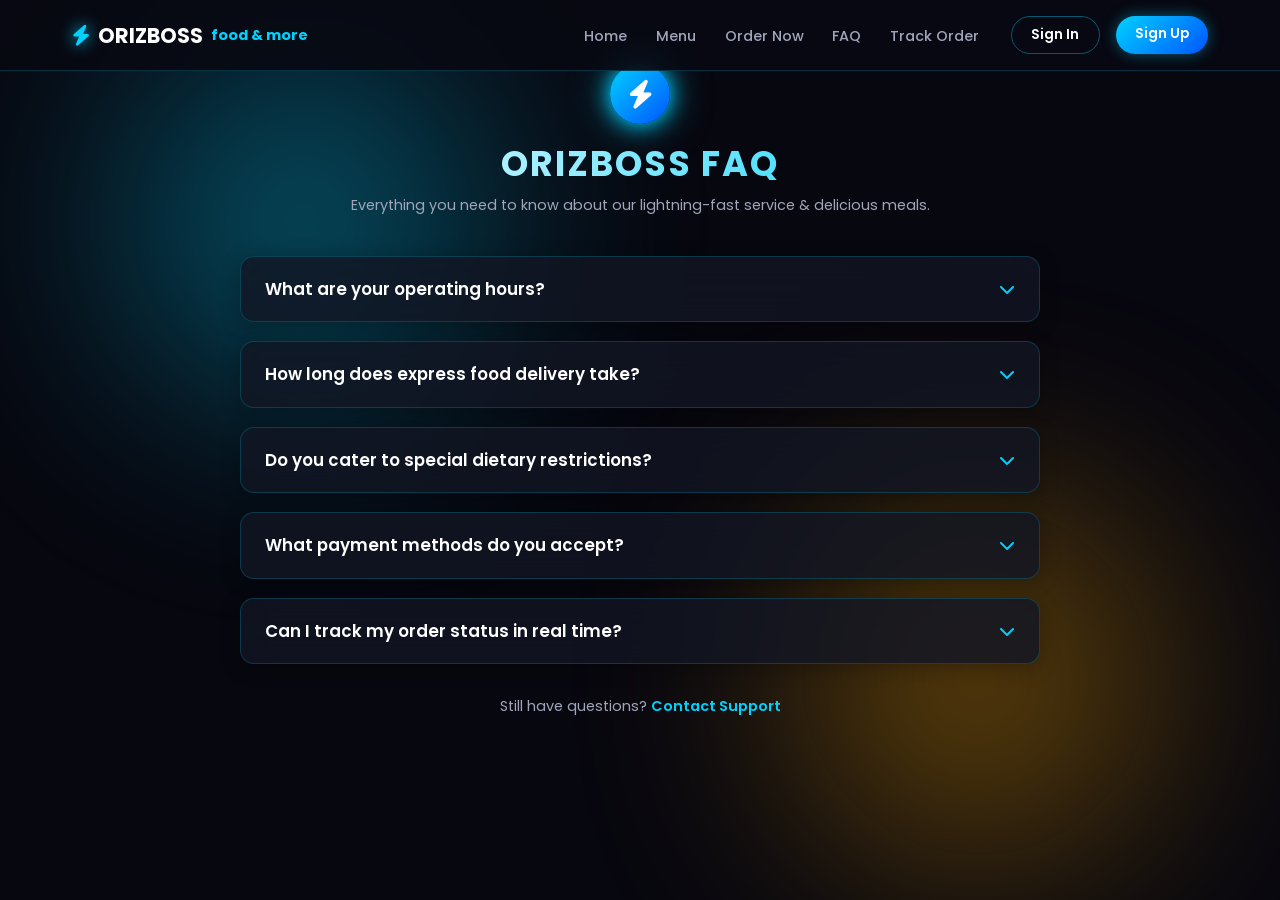
<file: faq.html>
<!DOCTYPE html>
<html lang="en">
<head>
    <meta charset="UTF-8">
    <meta name="viewport" content="width=device-width, initial-scale=1.0">
    <title>ORIZBOSS - Frequently Asked Questions</title>
    <!-- Google Fonts & FontAwesome Icons -->
    <link href="https://fonts.googleapis.com/css2?family=Poppins:wght@300;400;500;600;700&display=swap" rel="stylesheet">
    <link rel="stylesheet" href="https://cdnjs.cloudflare.com/ajax/libs/font-awesome/6.4.0/css/all.min.css">
    <link rel="stylesheet" href="faq.css">
    <style>

    </style>
</head>
<body>
    
    <!-- Global Navigation Bar -->
<!-- Global Navigation Bar with Hamburger Menu -->
<header class="global-header">
    <nav class="global-navbar">
        <a href="index.html" class="global-logo">
            <i class="fa-solid fa-bolt logo-bolt"></i>
            ORIZBOSS <span>food & more</span>
        </a>

        <!-- Hamburger Icon Button -->
        <button class="hamburger-btn" id="hamburgerBtn" aria-label="Toggle navigation menu">
            <span class="bar"></span>
            <span class="bar"></span>
            <span class="bar"></span>
        </button>

        <!-- Navigation Menu Container -->
        <div class="nav-menu" id="navMenu">
            <ul class="global-nav-links">
                <li><a href="index.html#home">Home</a></li>
                <li><a href="index.html#menu">Menu</a></li>
                <li><a href="index.html#order">Order Now</a></li>
                <li><a href="faq.html">FAQ</a></li>
                <li><a href="#" id="trackOrderBtn">Track Order</a></li>
            </ul>
            <div class="nav-auth-btns">
                <a href="signin.html" class="nav-btn btn-login">Sign In</a>
                <a href="signup.html" class="nav-btn btn-signup">Sign Up</a>
            </div>
        </div>
    </nav>
</header>

<script>
// Hamburger Menu Toggle Logic
const hamburgerBtn = document.getElementById('hamburgerBtn');
const navMenu = document.getElementById('navMenu');
const navLinks = document.querySelectorAll('.global-nav-links a');

if (hamburgerBtn && navMenu) {
    // Toggle menu open/close on click
    hamburgerBtn.addEventListener('click', () => {
        hamburgerBtn.classList.toggle('active');
        navMenu.classList.toggle('active');
    });

    // Close menu when a navigation link is clicked
    navLinks.forEach(link => {
        link.addEventListener('click', () => {
            hamburgerBtn.classList.remove('active');
            navMenu.classList.remove('active');
        });
    });
}
</script>


<!-- Live Order Tracking Modal -->
<div id="trackingModal" class="modal-overlay">
    <div class="modal-content">
        <span class="close-modal">&times;</span>
        <div class="modal-header">
            <i class="fa-solid fa-bolt-lightning modal-icon"></i>
            <h3>Live Order Tracker</h3>
            <p>Enter your order ID to view real-time status</p>
        </div>
        <div class="tracking-input-group">
            <input type="text" id="orderIdInput" placeholder="Enter Order ID (e.g. #ORIZ-9823)">
            <button id="searchOrderBtn">Track</button>
        </div>
        
        <div id="trackingStatus" class="tracking-status-container hidden">
            <div class="status-step active">
                <i class="fa-solid fa-check"></i>
                <div class="step-text">
                    <strong>Order Confirmed</strong>
                    <span>Kitchen preparing your dish</span>
                </div>
            </div>
            <div class="status-step active">
                <i class="fa-solid fa-fire"></i>
                <div class="step-text">
                    <strong>Cooking</strong>
                    <span>Master chefs on it</span>
                </div>
            </div>
            <div class="status-step active pulse">
                <i class="fa-solid fa-motorcycle"></i>
                <div class="step-text">
                    <strong>Out for Express Delivery</strong>
                    <span>ETA: ~12 mins</span>
                </div>
            </div>
            <div class="status-step">
                <i class="fa-solid fa-house"></i>
                <div class="step-text">
                    <strong>Delivered</strong>
                    <span>Enjoy your meal!</span>
                </div>
            </div>
        </div>
    </div>
</div>


    <!-- Background Lightning Canvas -->
    <canvas id="lightningCanvas"></canvas>

    <!-- Glowing Background Ambient Orbs -->
    <div class="glow-orb orb-1"></div>
    <div class="glow-orb orb-2"></div>

    <div class="faq-container">
        <!-- Brand Badge -->
        <div class="brand-header">
            <div class="lightning-icon">
                <i class="fa-solid fa-bolt"></i>
            </div>
            <h1>ORIZBOSS FAQ</h1>
            <p>Everything you need to know about our lightning-fast service & delicious meals.</p>
        </div>

        <!-- FAQ Items -->
        <div class="faq-item">
            <div class="faq-question">
                <span>What are your operating hours?</span>
                <i class="fa-solid fa-chevron-down"></i>
            </div>
            <div class="faq-answer">
                We are open daily from 10:00 AM to 11:00 PM. Express delivery orders can be placed up to 10:30 PM.
            </div>
        </div>

        <div class="faq-item">
            <div class="faq-question">
                <span>How long does express food delivery take?</span>
                <i class="fa-solid fa-chevron-down"></i>
            </div>
            <div class="faq-answer">
                We prioritize speed! Most local orders arrive within 25 to 40 minutes after order placement, served hot and fresh.
            </div>
        </div>

        <div class="faq-item">
            <div class="faq-question">
                <span>Do you cater to special dietary restrictions?</span>
                <i class="fa-solid fa-chevron-down"></i>
            </div>
            <div class="faq-answer">
                Yes! We offer vegetarian, gluten-free, and vegan-friendly meal choices. Simply add special instructions in your checkout form.
            </div>
        </div>

        <div class="faq-item">
            <div class="faq-question">
                <span>What payment methods do you accept?</span>
                <i class="fa-solid fa-chevron-down"></i>
            </div>
            <div class="faq-answer">
                We accept major Credit/Debit Cards (Visa, Mastercard, Amex), Apple Pay, Google Pay, and Cash on Delivery for valid addresses.
            </div>
        </div>

        <div class="faq-item">
            <div class="faq-question">
                <span>Can I track my order status in real time?</span>
                <i class="fa-solid fa-chevron-down"></i>
            </div>
            <div class="faq-answer">
                Absolutely. Once signed into your ORIZBOSS account, you can track live updates on kitchen preparation and driver location right from your dashboard.
            </div>
        </div>

        <div class="support-contact">
            <p>Still have questions? <a href="#">Contact Support</a></p>
        </div>
    </div>

    <!-- Scripts -->
    <script>
        // Interactive Accordion Functionality
        const faqItems = document.querySelectorAll('.faq-item');

        faqItems.forEach(item => {
            const question = item.querySelector('.faq-question');
            question.addEventListener('click', () => {
                const isOpen = item.classList.contains('active');

                // Close all other active items
                faqItems.forEach(el => el.classList.remove('active'));

                // Toggle current item
                if (!isOpen) {
                    item.classList.add('active');
                }
            });
        });

        // Interactive Lightning Canvas Script
        const canvas = document.getElementById('lightningCanvas');
        const ctx = canvas.getContext('2d');
        let width, height;

        function resizeCanvas() {
            width = canvas.width = window.innerWidth;
            height = canvas.height = window.innerHeight;
        }

        window.addEventListener('resize', resizeCanvas);
        resizeCanvas();

        class Lightning {
            constructor(x, y) {
                this.x = x;
                this.y = y;
                this.path = [{ x: this.x, y: this.y }];
                this.maxSegments = 20;
                this.segmentLength = Math.random() * 20 + 15;
                this.alpha = 1;
                this.generate();
            }

            generate() {
                let currentX = this.x;
                let currentY = this.y;

                for (let i = 0; i < this.maxSegments; i++) {
                    currentX += (Math.random() - 0.5) * 60;
                    currentY += this.segmentLength;
                    this.path.push({ x: currentX, y: currentY });

                    if (currentY > height) break;
                }
            }

            draw() {
                ctx.beginPath();
                ctx.moveTo(this.path[0].x, this.path[0].y);

                for (let i = 1; i < this.path.length; i++) {
                    ctx.lineTo(this.path[i].x, this.path[i].y);
                }

                ctx.strokeStyle = `rgba(0, 210, 255, ${this.alpha})`;
                ctx.lineWidth = 2;
                ctx.shadowBlur = 20;
                ctx.shadowColor = '#00d2ff';
                ctx.stroke();
                ctx.closePath();
            }

            update() {
                this.alpha -= 0.04;
            }
        }

        let lightnings = [];

        function createRandomLightning() {
            if (Math.random() < 0.05) {
                const startX = Math.random() * width;
                lightnings.push(new Lightning(startX, 0));
            }
        }

        window.addEventListener('click', (e) => {
            lightnings.push(new Lightning(e.clientX, 0));
        });

        function animate() {
            ctx.fillStyle = 'rgba(8, 9, 18, 0.25)';
            ctx.fillRect(0, 0, width, height);

            createRandomLightning();

            for (let i = lightnings.length - 1; i >= 0; i--) {
                lightnings[i].draw();
                lightnings[i].update();

                if (lightnings[i].alpha <= 0) {
                    lightnings.splice(i, 1);
                }
            }

            requestAnimationFrame(animate);
        }

        animate();
    </script>
</body>
</html>
</file>
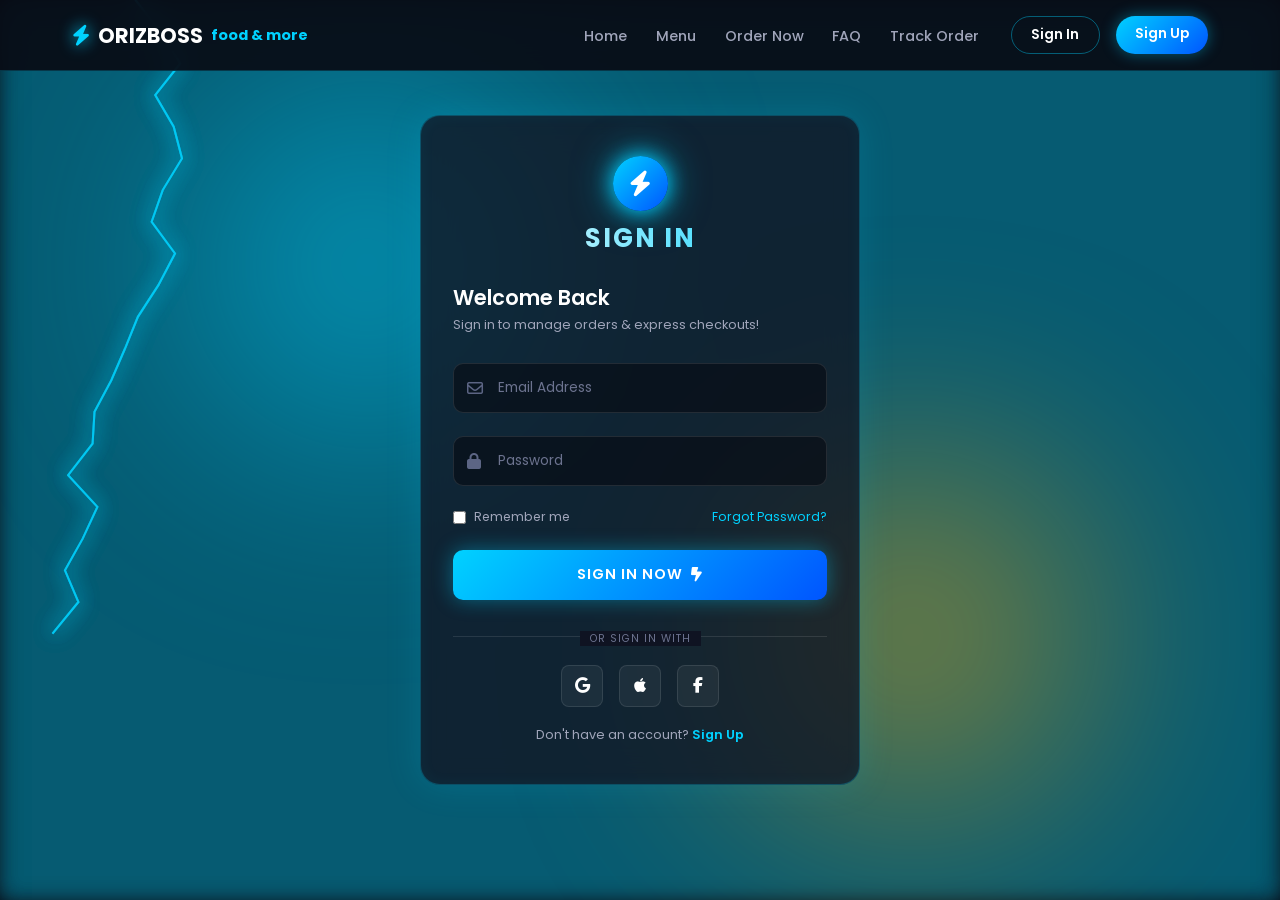
<file: signin.html>
<!DOCTYPE html>
<html lang="en">
<head>
    <meta charset="UTF-8">
    <meta name="viewport" content="width=device-width, initial-scale=1.0">
    <title>ORIZBOSS - Sign In</title>
    <!-- Google Fonts & FontAwesome Icons -->
    <link href="https://fonts.googleapis.com/css2?family=Poppins:wght@300;400;500;600;700&display=swap" rel="stylesheet">
    <link rel="stylesheet" href="https://cdnjs.cloudflare.com/ajax/libs/font-awesome/6.4.0/css/all.min.css">
    <link rel="stylesheet" href="signinstyle.css">
  
</head>
<body>
    
<!-- Global Navigation Bar -->
<!-- Global Navigation Bar with Hamburger Menu -->
<header class="global-header">
    <nav class="global-navbar">
        <a href="index.html" class="global-logo">
            <i class="fa-solid fa-bolt logo-bolt"></i>
            ORIZBOSS <span>food & more</span>
        </a>

        <!-- Hamburger Icon Button -->
        <button class="hamburger-btn" id="hamburgerBtn" aria-label="Toggle navigation menu">
            <span class="bar"></span>
            <span class="bar"></span>
            <span class="bar"></span>
        </button>

        <!-- Navigation Menu Container -->
        <div class="nav-menu" id="navMenu">
            <ul class="global-nav-links">
                <li><a href="index.html#home">Home</a></li>
                <li><a href="index.html#menu">Menu</a></li>
                <li><a href="index.html#order">Order Now</a></li>
                <li><a href="faq.html">FAQ</a></li>
                <li><a href="#" id="trackOrderBtn">Track Order</a></li>
            </ul>
            <div class="nav-auth-btns">
                <a href="signin.html" class="nav-btn btn-login">Sign In</a>
                <a href="signup.html" class="nav-btn btn-signup">Sign Up</a>
            </div>
        </div>
    </nav>
</header>

<script>
// Hamburger Menu Toggle Logic
const hamburgerBtn = document.getElementById('hamburgerBtn');
const navMenu = document.getElementById('navMenu');
const navLinks = document.querySelectorAll('.global-nav-links a');

if (hamburgerBtn && navMenu) {
    // Toggle menu open/close on click
    hamburgerBtn.addEventListener('click', () => {
        hamburgerBtn.classList.toggle('active');
        navMenu.classList.toggle('active');
    });

    // Close menu when a navigation link is clicked
    navLinks.forEach(link => {
        link.addEventListener('click', () => {
            hamburgerBtn.classList.remove('active');
            navMenu.classList.remove('active');
        });
    });
}
</script>


    <!-- Background Lightning Canvas -->
    <canvas id="lightningCanvas"></canvas>

    <!-- Glowing Background Ambient Orbs -->
    <div class="glow-orb orb-1"></div>
    <div class="glow-orb orb-2"></div>

    <!-- Sign-In Box -->
    <div class="signin-container">
        <!-- Brand Badge -->
        <div class="brand-header">
            <div class="lightning-icon">
                <i class="fa-solid fa-bolt"></i>
            </div>
            <h1>SIGN IN</h1>
        </div>

        <form class="signin-form" onsubmit="event.preventDefault();">
            <h2>Welcome Back</h2>
            <p class="subtitle">Sign in to manage orders & express checkouts!</p>

            <div class="input-group">
                <i class="fa-regular fa-envelope input-icon"></i>
                <input type="email" id="signin-email" required placeholder=" ">
                <label for="signin-email">Email Address</label>
            </div>

            <div class="input-group">
                <i class="fa-solid fa-lock input-icon"></i>
                <input type="password" id="signin-password" required placeholder=" ">
                <label for="signin-password">Password</label>
            </div>

            <div class="form-options">
                <div class="remember-me">
                    <input type="checkbox" id="remember">
                    <label for="remember">Remember me</label>
                </div>
                <a href="#" class="forgot-link">Forgot Password?</a>
            </div>

            <button type="submit" class="submit-btn">
                <span>SIGN IN NOW</span>
                <i class="fa-solid fa-bolt-lightning"></i>
            </button>

            <div class="divider">
                <span>OR SIGN IN WITH</span>
            </div>

            <div class="social-signin">
                <button type="button" class="social-btn"><i class="fa-brands fa-google"></i></button>
                <button type="button" class="social-btn"><i class="fa-brands fa-apple"></i></button>
                <button type="button" class="social-btn"><i class="fa-brands fa-facebook-f"></i></button>
            </div>

            <p class="signup-link">Don't have an account? <a href="signup.html">Sign Up</a></p>
        </form>
    </div>

    <!-- Interactive Lightning Script -->
    <script>
        const canvas = document.getElementById('lightningCanvas');
        const ctx = canvas.getContext('2d');

        let width, height;

        function resizeCanvas() {
            width = canvas.width = window.innerWidth;
            height = canvas.height = window.innerHeight;
        }

        window.addEventListener('resize', resizeCanvas);
        resizeCanvas();

        // Lightning bolt object class
        class Lightning {
            constructor(x, y) {
                this.x = x;
                this.y = y;
                this.path = [{ x: this.x, y: this.y }];
                this.maxSegments = 20;
                this.segmentLength = Math.random() * 20 + 15;
                this.alpha = 1;
                this.generate();
            }

            generate() {
                let currentX = this.x;
                let currentY = this.y;

                for (let i = 0; i < this.maxSegments; i++) {
                    currentX += (Math.random() - 0.5) * 60;
                    currentY += this.segmentLength;
                    this.path.push({ x: currentX, y: currentY });

                    if (currentY > height) break;
                }
            }

            draw() {
                ctx.beginPath();
                ctx.moveTo(this.path[0].x, this.path[0].y);

                for (let i = 1; i < this.path.length; i++) {
                    ctx.lineTo(this.path[i].x, this.path[i].y);
                }

                ctx.strokeStyle = `rgba(0, 210, 255, ${this.alpha})`;
                ctx.lineWidth = 2;
                ctx.shadowBlur = 20;
                ctx.shadowColor = '#00d2ff';
                ctx.stroke();
                ctx.closePath();
            }

            update() {
                this.alpha -= 0.04; // Fade out rate
            }
        }

        let lightnings = [];

        // Randomly generate background lightning
        function createRandomLightning() {
            if (Math.random() < 0.05) {
                const startX = Math.random() * width;
                lightnings.push(new Lightning(startX, 0));
            }
        }

        // Trigger lightning on click anywhere
        window.addEventListener('click', (e) => {
            lightnings.push(new Lightning(e.clientX, 0));
        });

        function animate() {
            ctx.fillStyle = 'rgba(8, 9, 18, 0.25)';
            ctx.fillRect(0, 0, width, height);

            createRandomLightning();

            for (let i = lightnings.length - 1; i >= 0; i--) {
                lightnings[i].draw();
                lightnings[i].update();

                if (lightnings[i].alpha <= 0) {
                    lightnings.splice(i, 1);
                }
            }

            requestAnimationFrame(animate);
        }

        animate();
    </script>
</body>
</html>
</file>
<file: faq.css>
/* =========================================
           RESET & BASE STYLES
           ========================================= */
        * {
            margin: 0;
            padding: 0;
            box-sizing: border-box;
            font-family: 'Poppins', sans-serif;
        }

        body {
            background-color: #080912;
            min-height: 100vh;
            display: flex;
            flex-direction: column;
            align-items: center;
            overflow-x: hidden;
            position: relative;
            color: #fff;
            padding: 2rem 1rem;
        }

        /* =========================================
           LIGHTNING CANVAS & AMBIENT GLOWS
           ========================================= */
        #lightningCanvas {
            position: fixed;
            top: 0;
            left: 0;
            width: 100vw;
            height: 100vh;
            z-index: 1;
            pointer-events: none;
        }

        .glow-orb {
            position: absolute;
            width: 350px;
            height: 350px;
            border-radius: 50%;
            filter: blur(120px);
            z-index: 1;
            opacity: 0.4;
        }

        .orb-1 {
            background: #00d2ff;
            top: 5%;
            left: 10%;
            animation: floatGlow 8s infinite alternate ease-in-out;
        }

        .orb-2 {
            background: #ffaa00;
            bottom: 5%;
            right: 10%;
            animation: floatGlow 10s infinite alternate-reverse ease-in-out;
        }

        @keyframes floatGlow {
            0% { transform: translate(0, 0) scale(1); }
            100% { transform: translate(30px, 40px) scale(1.2); }
        }

        /* =========================================
           FAQ CONTAINER
           ========================================= */
        .faq-container {
            position: relative;
            z-index: 2;
            width: 100%;
            max-width: 800px;
            margin-top: 2rem;
        }

        /* Header & Brand Icon */
        .brand-header {
            text-align: center;
            margin-bottom: 2.5rem;
        }

        .lightning-icon {
            display: inline-flex;
            justify-content: center;
            align-items: center;
            width: 60px;
            height: 60px;
            background: linear-gradient(135deg, #00d2ff, #0055ff);
            border-radius: 50%;
            color: #fff;
            font-size: 1.8rem;
            margin-bottom: 0.8rem;
            box-shadow: 0 0 20px #00d2ff, 0 0 40px rgba(0, 210, 255, 0.6);
            animation: pulseLightning 2s infinite ease-in-out;
        }

        @keyframes pulseLightning {
            0%, 100% { transform: scale(1); box-shadow: 0 0 20px #00d2ff; }
            50% { transform: scale(1.08); box-shadow: 0 0 35px #00d2ff, 0 0 60px #00aaff; }
        }

        .brand-header h1 {
            font-size: 2.2rem;
            font-weight: 700;
            letter-spacing: 2px;
            background: linear-gradient(90deg, #ffffff, #00d2ff);
            -webkit-background-clip: text;
            -webkit-text-fill-color: transparent;
        }

        .brand-header p {
            font-size: 0.9rem;
            color: #a0a5ba;
            margin-top: 0.3rem;
        }

        /* =========================================
           ACCORDION STYLES
           ========================================= */
        .faq-item {
            background: rgba(18, 22, 36, 0.8);
            backdrop-filter: blur(16px);
            -webkit-backdrop-filter: blur(16px);
            border: 1px solid rgba(0, 210, 255, 0.2);
            border-radius: 14px;
            margin-bottom: 1.2rem;
            overflow: hidden;
            transition: all 0.3s ease;
            box-shadow: 0 4px 20px rgba(0, 0, 0, 0.3);
        }

        .faq-item:hover {
            border-color: rgba(0, 210, 255, 0.4);
            box-shadow: 0 0 20px rgba(0, 210, 255, 0.15);
        }

        .faq-question {
            padding: 1.2rem 1.5rem;
            display: flex;
            justify-content: space-between;
            align-items: center;
            cursor: pointer;
            font-size: 1.05rem;
            font-weight: 600;
            color: #fff;
            user-select: none;
            transition: color 0.3s ease;
        }

        .faq-question i {
            color: #00d2ff;
            font-size: 1rem;
            transition: transform 0.3s ease;
        }

        .faq-answer {
            max-height: 0;
            overflow: hidden;
            transition: max-height 0.4s cubic-bezier(0, 1, 0, 1), padding 0.3s ease;
            padding: 0 1.5rem;
            color: #a0a5ba;
            font-size: 0.92rem;
            line-height: 1.6;
        }

        /* Active State */
        .faq-item.active {
            border-color: #00d2ff;
            box-shadow: 0 0 25px rgba(0, 210, 255, 0.25);
        }

        .faq-item.active .faq-question {
            color: #00d2ff;
        }

        .faq-item.active .faq-question i {
            transform: rotate(180deg);
        }

        .faq-item.active .faq-answer {
            max-height: 300px;
            padding: 0 1.5rem 1.4rem 1.5rem;
            transition: max-height 0.4s ease-in-out, padding 0.3s ease;
        }

        /* Footer Link */
        .support-contact {
            text-align: center;
            margin-top: 2rem;
            color: #a0a5ba;
            font-size: 0.9rem;
        }

        .support-contact a {
            color: #00d2ff;
            text-decoration: none;
            font-weight: 600;
        }

        .support-contact a:hover {
            text-decoration: underline;
        }
        /* Global Navbar Styling */
.global-header {
    background: rgba(8, 9, 18, 0.9);
    backdrop-filter: blur(12px);
    border-bottom: 1px solid rgba(0, 210, 255, 0.2);
    position: fixed;
    top: 0;
    left: 0;
    width: 100%;
    z-index: 1000;
}

.global-navbar {
    max-width: 1200px;
    margin: 0 auto;
    padding: 1rem 2rem;
    display: flex;
    justify-content: space-between;
    align-items: center;
}

.global-logo {
    font-size: 1.3rem;
    font-weight: 700;
    color: #fff;
    text-decoration: none;
    display: flex;
    align-items: center;
    gap: 0.5rem;
}

.logo-bolt {
    color: #00d2ff;
    filter: drop-shadow(0 0 8px #00d2ff);
}

.global-logo span {
    color: #00d2ff;
    font-size: 0.9rem;
}

.global-nav-links {
    list-style: none;
    display: flex;
    gap: 1.8rem;
}

.global-nav-links a {
    color: #a0a5ba;
    text-decoration: none;
    font-weight: 500;
    font-size: 0.9rem;
    transition: color 0.3s ease;
}

.global-nav-links a:hover {
    color: #00d2ff;
    text-shadow: 0 0 8px rgba(0, 210, 255, 0.6);
}

/* Base Desktop Styles */
.hamburger-btn {
    display: none;
    background: transparent;
    border: none;
    cursor: pointer;
    flex-direction: column;
    gap: 5px;
    padding: 0.5rem;
    z-index: 1001;
}

.hamburger-btn .bar {
    width: 25px;
    height: 3px;
    background-color: #fff;
    border-radius: 3px;
    transition: all 0.3s ease-in-out;
}

.nav-menu {
    display: flex;
    align-items: center;
    gap: 2rem;
}

/* Mobile Responsive Overlay Menu */
@media (max-width: 768px) {
    .hamburger-btn {
        display: flex;
    }

    .nav-menu {
        position: fixed;
        top: 0;
        right: -100%;
        width: 75%;
        max-width: 300px;
        height: 100vh;
        background: rgba(13, 17, 29, 0.95);
        backdrop-filter: blur(20px);
        -webkit-backdrop-filter: blur(20px);
        border-left: 1px solid rgba(0, 210, 255, 0.3);
        box-shadow: -10px 0 30px rgba(0, 210, 255, 0.2);
        flex-direction: column;
        justify-content: center;
        align-items: center;
        gap: 2.5rem;
        transition: right 0.4s cubic-bezier(0.77, 0, 0.175, 1);
        z-index: 1000;
    }

    .nav-menu.active {
        right: 0;
    }

    .global-nav-links {
        flex-direction: column;
        align-items: center;
        gap: 1.8rem;
    }

    .global-nav-links a {
        font-size: 1.1rem;
    }

    .nav-auth-btns {
        flex-direction: column;
        width: 80%;
    }

    .nav-btn {
        text-align: center;
        width: 100%;
    }

    /* Animated Hamburger X Icon Transition */
    .hamburger-btn.active .bar:nth-child(1) {
        transform: translateY(8px) rotate(45deg);
        background-color: #00d2ff;
        box-shadow: 0 0 10px #00d2ff;
    }

    .hamburger-btn.active .bar:nth-child(2) {
        opacity: 0;
    }

    .hamburger-btn.active .bar:nth-child(3) {
        transform: translateY(-8px) rotate(-45deg);
        background-color: #00d2ff;
        box-shadow: 0 0 10px #00d2ff;
    }
}


.nav-auth-btns {
    display: flex;
    gap: 1rem;
}

.nav-btn {
    padding: 0.5rem 1.2rem;
    border-radius: 20px;
    text-decoration: none;
    font-size: 0.85rem;
    font-weight: 600;
    transition: all 0.3s ease;
}

.btn-login {
    color: #fff;
    border: 1px solid rgba(0, 210, 255, 0.4);
}

.btn-login:hover {
    background: rgba(0, 210, 255, 0.15);
    border-color: #00d2ff;
}

.btn-signup {
    background: linear-gradient(135deg, #00d2ff, #0055ff);
    color: #fff;
    box-shadow: 0 0 15px rgba(0, 210, 255, 0.4);
}

.btn-signup:hover {
    box-shadow: 0 0 25px rgba(0, 210, 255, 0.7);
}

/* Modal Window for Tracking */
.modal-overlay {
    position: fixed;
    top: 0;
    left: 0;
    width: 100vw;
    height: 100vh;
    background: rgba(0, 0, 0, 0.8);
    backdrop-filter: blur(8px);
    display: flex;
    justify-content: center;
    align-items: center;
    z-index: 2000;
    opacity: 0;
    pointer-events: none;
    transition: opacity 0.3s ease;
}

.modal-overlay.open {
    opacity: 1;
    pointer-events: all;
}

.modal-content {
    background: #0d111d;
    border: 1px solid #00d2ff;
    box-shadow: 0 0 35px rgba(0, 210, 255, 0.3);
    border-radius: 16px;
    width: 90%;
    max-width: 480px;
    padding: 2rem;
    position: relative;
}

.close-modal {
    position: absolute;
    top: 15px;
    right: 20px;
    font-size: 1.5rem;
    color: #a0a5ba;
    cursor: pointer;
}

.modal-header {
    text-align: center;
    margin-bottom: 1.5rem;
}

.modal-icon {
    font-size: 2rem;
    color: #00d2ff;
    margin-bottom: 0.5rem;
}

.tracking-input-group {
    display: flex;
    gap: 0.5rem;
    margin-bottom: 1.5rem;
}

.tracking-input-group input {
    flex: 1;
    padding: 0.75rem 1rem;
    background: rgba(255, 255, 255, 0.05);
    border: 1px solid rgba(255, 255, 255, 0.1);
    border-radius: 8px;
    color: #fff;
    outline: none;
}

.tracking-input-group button {
    padding: 0.75rem 1.2rem;
    background: #00d2ff;
    border: none;
    border-radius: 8px;
    font-weight: 600;
    cursor: pointer;
}

.tracking-status-container.hidden {
    display: none;
}

.status-step {
    display: flex;
    align-items: center;
    gap: 1rem;
    margin-bottom: 1.2rem;
    opacity: 0.4;
}

.status-step.active {
    opacity: 1;
    color: #00d2ff;
}

.status-step i {
    width: 35px;
    height: 35px;
    border-radius: 50%;
    background: rgba(255, 255, 255, 0.05);
    display: flex;
    align-items: center;
    justify-content: center;
}

.status-step.active i {
    background: rgba(0, 210, 255, 0.2);
    border: 1px solid #00d2ff;
}

.step-text {
    display: flex;
    flex-direction: column;
}

.step-text span {
    font-size: 0.75rem;
    color: #a0a5ba;
}
</file>
<file: signinstyle.css>
/* =========================================
           RESET & BASE STYLES
           ========================================= */
        * {
            margin: 0;
            padding: 0;
            box-sizing: border-box;
            font-family: 'Poppins', sans-serif;
        }

        body {
            background-color: #080912;
            min-height: 100vh;
            display: flex;
            justify-content: center;
            align-items: center;
            overflow-x: hidden;
            position: relative;
            color: #fff;
        }

        /* =========================================
           LIGHTNING CANVAS & AMBIENT GLOWS
           ========================================= */
        #lightningCanvas {
            position: fixed;
            top: 0;
            left: 0;
            width: 100vw;
            height: 100vh;
            z-index: 1;
            pointer-events: none;
        }

        .glow-orb {
            position: absolute;
            width: 350px;
            height: 350px;
            border-radius: 50%;
            filter: blur(120px);
            z-index: 1;
            opacity: 0.5;
        }

        .orb-1 {
            background: #00d2ff;
            top: 10%;
            left: 15%;
            animation: floatGlow 8s infinite alternate ease-in-out;
        }

        .orb-2 {
            background: #ffaa00;
            bottom: 10%;
            right: 15%;
            animation: floatGlow 10s infinite alternate-reverse ease-in-out;
        }

        @keyframes floatGlow {
            0% { transform: translate(0, 0) scale(1); }
            100% { transform: translate(30px, 40px) scale(1.2); }
        }
img {
   margin-left: -23px;
}
        /* =========================================
           GLASSMORPHIC SIGNIN CONTAINER
           ========================================= */
        .signin-container {
            position: relative;
            z-index: 2;
            width: 100%;
            max-width: 440px;
            background: rgba(18, 22, 36, 0.8);
            backdrop-filter: blur(16px);
            -webkit-backdrop-filter: blur(16px);
            border: 1px solid rgba(0, 210, 255, 0.25);
            border-radius: 20px;
            padding: 2.5rem 2rem;
            box-shadow: 0 0 35px rgba(0, 210, 255, 0.15), 
                        inset 0 0 15px rgba(0, 210, 255, 0.05);
            transition: box-shadow 0.4s ease, border-color 0.4s ease;
            margin: 1.5rem;
        }

        .signin-container:hover {
            border-color: rgba(0, 210, 255, 0.5);
            box-shadow: 0 0 45px rgba(0, 210, 255, 0.3), 
                        inset 0 0 20px rgba(0, 210, 255, 0.1);
        }

        /* Header & Brand Icon */
        .brand-header {
            text-align: center;
            margin-bottom: 1.5rem;
        }

        .lightning-icon {
            display: inline-flex;
            justify-content: center;
            align-items: center;
            width: 55px;
            height: 55px;
            background: linear-gradient(135deg, #00d2ff, #0055ff);
            border-radius: 50%;
            color: #fff;
            font-size: 1.6rem;
            margin-bottom: 0.5rem;
            box-shadow: 0 0 20px #00d2ff, 0 0 40px rgba(0, 210, 255, 0.6);
            animation: pulseLightning 2s infinite ease-in-out;
        }

        @keyframes pulseLightning {
            0%, 100% { transform: scale(1); box-shadow: 0 0 20px #00d2ff; }
            50% { transform: scale(1.08); box-shadow: 0 0 35px #00d2ff, 0 0 60px #00aaff; }
        }

        .brand-header h1 {
            font-size: 1.6rem;
            font-weight: 700;
            letter-spacing: 2px;
            background: linear-gradient(90deg, #ffffff, #00d2ff);
            -webkit-background-clip: text;
            -webkit-text-fill-color: transparent;
        }

        .brand-header p {
            font-size: 0.75rem;
            color: #00d2ff;
            letter-spacing: 3px;
            font-weight: 600;
        }

        /* Form Headings */
        .signin-form h2 {
            font-size: 1.3rem;
            font-weight: 600;
            margin-bottom: 0.2rem;
        }

        .signin-form .subtitle {
            font-size: 0.8rem;
            color: #a0a5ba;
            margin-bottom: 1.8rem;
        }

        /* =========================================
           INPUT FIELDS WITH FLOATING LABELS
           ========================================= */
        .input-group {
            position: relative;
            margin-bottom: 1.4rem;
        }

        .input-icon {
            position: absolute;
            left: 14px;
            top: 50%;
            transform: translateY(-50%);
            color: #5c6584;
            font-size: 1rem;
            transition: color 0.3s ease;
        }

        .input-group input {
            width: 100%;
            padding: 0.85rem 1rem 0.85rem 2.8rem;
            background: rgba(8, 10, 18, 0.6);
            border: 1px solid rgba(255, 255, 255, 0.1);
            border-radius: 10px;
            color: #fff;
            font-size: 0.9rem;
            outline: none;
            transition: all 0.3s ease;
        }

        .input-group label {
            position: absolute;
            left: 2.8rem;
            top: 50%;
            transform: translateY(-50%);
            color: #6c738f;
            font-size: 0.85rem;
            pointer-events: none;
            transition: all 0.3s ease;
        }

        /* Floating Label Trigger */
        .input-group input:focus ~ label,
        .input-group input:not(:placeholder-shown) ~ label {
            top: -8px;
            left: 12px;
            font-size: 0.7rem;
            padding: 0 6px;
            background: #0d111d;
            color: #00d2ff;
            border-radius: 4px;
        }

        .input-group input:focus {
            border-color: #00d2ff;
            box-shadow: 0 0 12px rgba(0, 210, 255, 0.3);
        }

        .input-group input:focus ~ .input-icon {
            color: #00d2ff;
        }

        /* Remember Me & Forgot Password Row */
        .form-options {
            display: flex;
            justify-content: space-between;
            align-items: center;
            margin-bottom: 1.5rem;
            font-size: 0.78rem;
        }

        .remember-me {
            display: flex;
            align-items: center;
            gap: 0.5rem;
            color: #a0a5ba;
        }

        .remember-me input[type="checkbox"] {
            accent-color: #00d2ff;
            cursor: pointer;
        }

        .forgot-link {
            color: #00d2ff;
            text-decoration: none;
            transition: text-shadow 0.3s ease;
        }

        .forgot-link:hover {
            text-decoration: underline;
            text-shadow: 0 0 8px rgba(0, 210, 255, 0.6);
        }

        /* =========================================
           BUTTONS & SOCIAL LOGIN
           ========================================= */
        .submit-btn {
            position: relative;
            width: 100%;
            padding: 0.9rem;
            background: linear-gradient(135deg, #00d2ff, #0055ff);
            border: none;
            border-radius: 10px;
            color: #fff;
            font-weight: 600;
            font-size: 0.9rem;
            letter-spacing: 1px;
            cursor: pointer;
            overflow: hidden;
            display: flex;
            justify-content: center;
            align-items: center;
            gap: 0.5rem;
            box-shadow: 0 0 20px rgba(0, 210, 255, 0.4);
            transition: all 0.3s ease;
        }

        .submit-btn:hover {
            transform: translateY(-2px);
            box-shadow: 0 0 30px rgba(0, 210, 255, 0.7), 0 0 10px #00d2ff;
        }

        .submit-btn:active {
            transform: translateY(0);
        }

        .divider {
            text-align: center;
            margin: 1.5rem 0 1rem;
            position: relative;
        }

        .divider::before {
            content: '';
            position: absolute;
            top: 50%;
            left: 0;
            width: 100%;
            height: 1px;
            background: rgba(255, 255, 255, 0.1);
        }

        .divider span {
            position: relative;
            background: #0f1322;
            padding: 0 10px;
            font-size: 0.65rem;
            color: #6c738f;
            letter-spacing: 1px;
        }

        .social-signin {
            display: flex;
            justify-content: center;
            gap: 1rem;
            margin-bottom: 1.2rem;
        }

        .social-btn {
            width: 42px;
            height: 42px;
            border-radius: 8px;
            background: rgba(255, 255, 255, 0.05);
            border: 1px solid rgba(255, 255, 255, 0.1);
            color: #fff;
            font-size: 1rem;
            cursor: pointer;
            transition: all 0.3s ease;
        }

        .social-btn:hover {
            background: rgba(0, 210, 255, 0.15);
            border-color: #00d2ff;
            color: #00d2ff;
            box-shadow: 0 0 12px rgba(0, 210, 255, 0.3);
        }

        .signup-link {
            text-align: center;
            font-size: 0.8rem;
            color: #a0a5ba;
        }

        .signup-link a {
            color: #00d2ff;
            text-decoration: none;
            font-weight: 600;
        }

        .signup-link a:hover {
            text-decoration: underline;
        }

        @media (max-width: 480px) {
            .signin-container {
                padding: 2rem 1.5rem;
            }
        }
        
        
/* Global Navbar Styling */
.global-header {
    background: rgba(8, 9, 18, 0.9);
    backdrop-filter: blur(12px);
    border-bottom: 1px solid rgba(0, 210, 255, 0.2);
    position: fixed;
    top: 0;
    left: 0;
    width: 100%;
    z-index: 1000;
}

.global-navbar {
    max-width: 1200px;
    margin: 0 auto;
    padding: 1rem 2rem;
    display: flex;
    justify-content: space-between;
    align-items: center;
}

.global-logo {
    font-size: 1.3rem;
    font-weight: 700;
    color: #fff;
    text-decoration: none;
    display: flex;
    align-items: center;
    gap: 0.5rem;
}

.logo-bolt {
    color: #00d2ff;
    filter: drop-shadow(0 0 8px #00d2ff);
}

.global-logo span {
    color: #00d2ff;
    font-size: 0.9rem;
}

.global-nav-links {
    list-style: none;
    display: flex;
    gap: 1.8rem;
}

.global-nav-links a {
    color: #a0a5ba;
    text-decoration: none;
    font-weight: 500;
    font-size: 0.9rem;
    transition: color 0.3s ease;
}

.global-nav-links a:hover {
    color: #00d2ff;
    text-shadow: 0 0 8px rgba(0, 210, 255, 0.6);
}

.nav-auth-btns {
    display: flex;
    gap: 1rem;
}

.nav-btn {
    padding: 0.5rem 1.2rem;
    border-radius: 20px;
    text-decoration: none;
    font-size: 0.85rem;
    font-weight: 600;
    transition: all 0.3s ease;
}

.btn-login {
    color: #fff;
    border: 1px solid rgba(0, 210, 255, 0.4);
}

.btn-login:hover {
    background: rgba(0, 210, 255, 0.15);
    border-color: #00d2ff;
}

.btn-signup {
    background: linear-gradient(135deg, #00d2ff, #0055ff);
    color: #fff;
    box-shadow: 0 0 15px rgba(0, 210, 255, 0.4);
}

.btn-signup:hover {
    box-shadow: 0 0 25px rgba(0, 210, 255, 0.7);
}

/* Modal Window for Tracking */
.modal-overlay {
    position: fixed;
    top: 0;
    left: 0;
    width: 100vw;
    height: 100vh;
    background: rgba(0, 0, 0, 0.8);
    backdrop-filter: blur(8px);
    display: flex;
    justify-content: center;
    align-items: center;
    z-index: 2000;
    opacity: 0;
    pointer-events: none;
    transition: opacity 0.3s ease;
}

.modal-overlay.open {
    opacity: 1;
    pointer-events: all;
}

.modal-content {
    background: #0d111d;
    border: 1px solid #00d2ff;
    box-shadow: 0 0 35px rgba(0, 210, 255, 0.3);
    border-radius: 16px;
    width: 90%;
    max-width: 480px;
    padding: 2rem;
    position: relative;
}

.close-modal {
    position: absolute;
    top: 15px;
    right: 20px;
    font-size: 1.5rem;
    color: #a0a5ba;
    cursor: pointer;
}

.modal-header {
    text-align: center;
    margin-bottom: 1.5rem;
}

.modal-icon {
    font-size: 2rem;
    color: #00d2ff;
    margin-bottom: 0.5rem;
}

.tracking-input-group {
    display: flex;
    gap: 0.5rem;
    margin-bottom: 1.5rem;
}

.tracking-input-group input {
    flex: 1;
    padding: 0.75rem 1rem;
    background: rgba(255, 255, 255, 0.05);
    border: 1px solid rgba(255, 255, 255, 0.1);
    border-radius: 8px;
    color: #fff;
    outline: none;
}

.tracking-input-group button {
    padding: 0.75rem 1.2rem;
    background: #00d2ff;
    border: none;
    border-radius: 8px;
    font-weight: 600;
    cursor: pointer;
}

.tracking-status-container.hidden {
    display: none;
}

.status-step {
    display: flex;
    align-items: center;
    gap: 1rem;
    margin-bottom: 1.2rem;
    opacity: 0.4;
}

.status-step.active {
    opacity: 1;
    color: #00d2ff;
}

.status-step i {
    width: 35px;
    height: 35px;
    border-radius: 50%;
    background: rgba(255, 255, 255, 0.05);
    display: flex;
    align-items: center;
    justify-content: center;
}

.status-step.active i {
    background: rgba(0, 210, 255, 0.2);
    border: 1px solid #00d2ff;
}

.step-text {
    display: flex;
    flex-direction: column;
}

.step-text span {
    font-size: 0.75rem;
    color: #a0a5ba;
}
/* Base Desktop Styles */
.hamburger-btn {
    display: none;
    background: transparent;
    border: none;
    cursor: pointer;
    flex-direction: column;
    gap: 5px;
    padding: 0.5rem;
    z-index: 1001;
}

.hamburger-btn .bar {
    width: 25px;
    height: 3px;
    background-color: #fff;
    border-radius: 3px;
    transition: all 0.3s ease-in-out;
}

.nav-menu {
    display: flex;
    align-items: center;
    gap: 2rem;
}

/* Mobile Responsive Overlay Menu */
@media (max-width: 768px) {
    .hamburger-btn {
        display: flex;
    }

    .nav-menu {
        position: fixed;
        top: 0;
        right: -100%;
        width: 75%;
        max-width: 300px;
        height: 100vh;
        background: rgba(13, 17, 29, 0.95);
        backdrop-filter: blur(20px);
        -webkit-backdrop-filter: blur(20px);
        border-left: 1px solid rgba(0, 210, 255, 0.3);
        box-shadow: -10px 0 30px rgba(0, 210, 255, 0.2);
        flex-direction: column;
        justify-content: center;
        align-items: center;
        gap: 2.5rem;
        transition: right 0.4s cubic-bezier(0.77, 0, 0.175, 1);
        z-index: 1000;
    }

    .nav-menu.active {
        right: 0;
    }

    .global-nav-links {
        flex-direction: column;
        align-items: center;
        gap: 1.8rem;
    }

    .global-nav-links a {
        font-size: 1.1rem;
    }

    .nav-auth-btns {
        flex-direction: column;
        width: 80%;
    }

    .nav-btn {
        text-align: center;
        width: 100%;
    }

    /* Animated Hamburger X Icon Transition */
    .hamburger-btn.active .bar:nth-child(1) {
        transform: translateY(8px) rotate(45deg);
        background-color: #00d2ff;
        box-shadow: 0 0 10px #00d2ff;
    }

    .hamburger-btn.active .bar:nth-child(2) {
        opacity: 0;
    }

    .hamburger-btn.active .bar:nth-child(3) {
        transform: translateY(-8px) rotate(-45deg);
        background-color: #00d2ff;
        box-shadow: 0 0 10px #00d2ff;
    }
}
</file>
